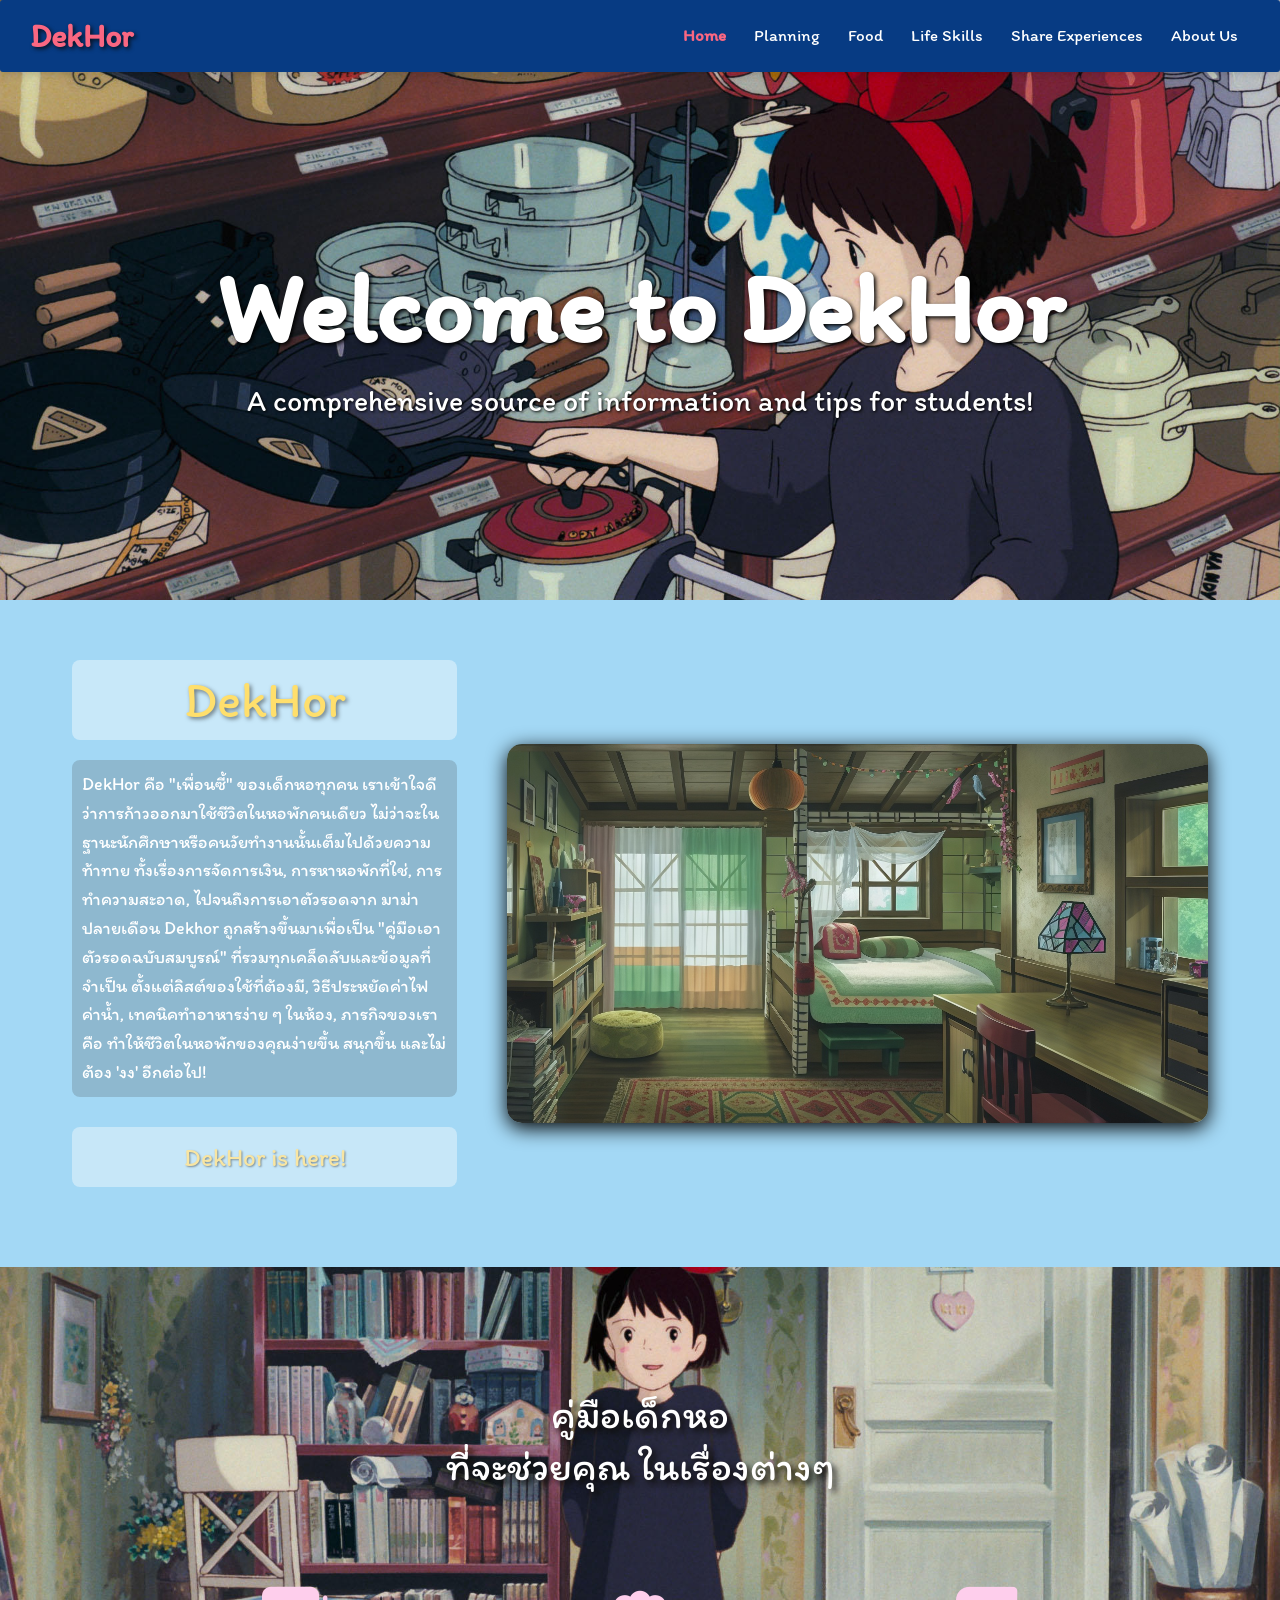
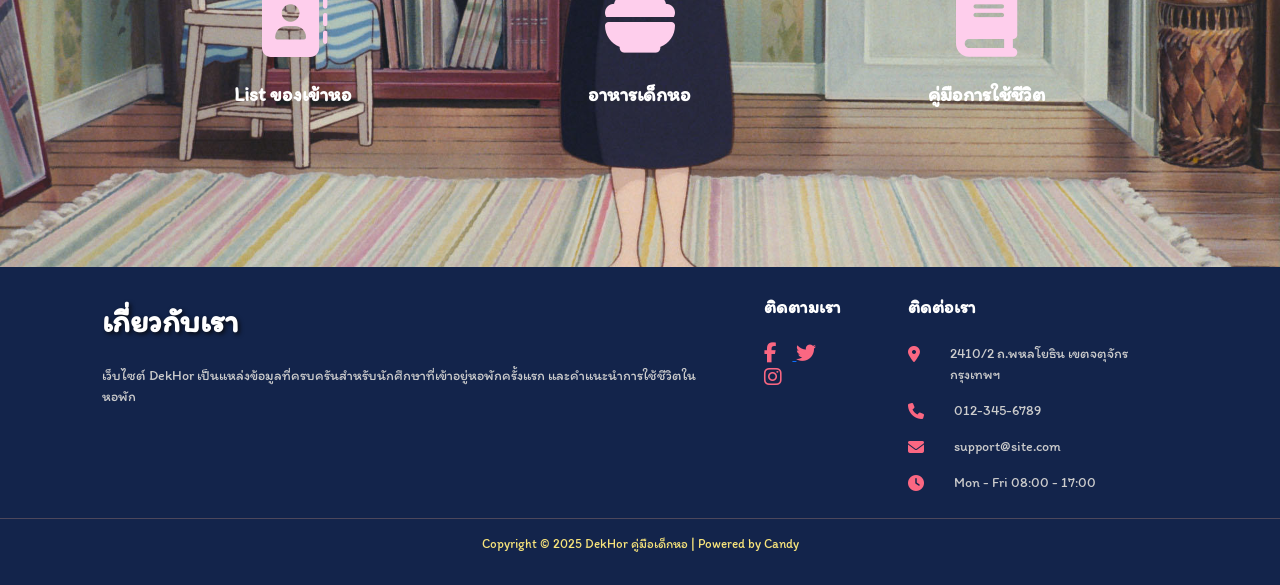
<file: index.html>
<!DOCTYPE html>
<html lang="th">
<head>
    <meta charset="UTF-8">
    <meta name="viewport" content="width=device-width, initial-scale=1.0">
    <title>DekHor-Candy.com</title>
    <link href="https://cdn.jsdelivr.net/npm/bootstrap@5.3.3/dist/css/bootstrap.min.css" rel="stylesheet">
    <script src="js/bootstrap.min.js"></script>
    <link rel="stylesheet" href="index.css">
    <link href="https://fonts.googleapis.com/css2?family=Poppins:wght@400;600;700&display=swap" rel="stylesheet">
    <link rel="stylesheet" href="https://cdnjs.cloudflare.com/ajax/libs/font-awesome/6.5.2/css/all.min.css">
</head>
<body>

<!-- navbar -->
    <header class="main-header">
        <div class="container-fluid nav-wrapper">
             <a href="index.html" class="logo">DekHor</a>
                <nav class="main-nav">
                    <ul>
                        <li><a href="index.html" class="active-link">Home</a></li>
                        <li><a href="Page2S.html">Planning</a></li>
                        <li><a href="page3.html">Food</a></li>
                        <li><a href="Page4.html">Life Skills</a></li> 
                        <li><a href="page5.html">Share Experiences</a></li>
                        <li><a href="page6.html">About Us</a></li>
                    </ul>
                </nav>
        </div>
    </header>

    <!-- boby1  -->
    <section class="hero-background-section">
        <div class="container hero-content-overlay">
            <h1>Welcome to DekHor</h1>
                <p>A comprehensive source of information and tips for students!</p>
        </div>
    </section>
    
     <!-- boby2  -->
    <section class="intro-section blue-bg-light">
        <div class="container content-wrapper">
            <section class="about-section">
                <div class="container about-wrapper">
                    <div class="about-text-side">
                        <h2>DekHor</h2>
                            <p>DekHor คือ "เพื่อนซี้" ของเด็กหอทุกคน เราเข้าใจดีว่าการก้าวออกมาใช้ชีวิตในหอพักคนเดียว 
                                ไม่ว่าจะในฐานะนักศึกษาหรือคนวัยทำงานนั้นเต็มไปด้วยความท้าทาย ทั้งเรื่องการจัดการเงิน, 
                                การหาหอพักที่ใช่, การทำความสะอาด, ไปจนถึงการเอาตัวรอดจาก มาม่าปลายเดือน Dekhor 
                                ถูกสร้างขึ้นมาเพื่อเป็น "คู่มือเอาตัวรอดฉบับสมบูรณ์" ที่รวมทุกเคล็ดลับและข้อมูลที่จำเป็น ตั้งแต่ลิสต์ของใช้ที่ต้องมี,
                                วิธีประหยัดค่าไฟค่าน้ำ, เทคนิคทำอาหารง่าย ๆ ในห้อง, ภารกิจของเราคือ ทำให้ชีวิตในหอพักของคุณง่ายขึ้น สนุกขึ้น และไม่ต้อง 'งง' อีกต่อไป!</p>
                            <p class="final-line">DekHor is here!</p>
                    </div>
                        <div class="home-img " >
                            <img src="photo/gibi13.jpg" alt="">
                        <div>
                </div>
            </section>
        </div>
    </section>

    <!-- boby3  -->
    <section class="hero-background-section1">
        <div class="container hero-content-overla1y">
            <section class="features-section">
                <div class="container">
                     <h2 class="section-title">คู่มือเด็กหอ<br>ที่จะช่วยคุณ ในเรื่องต่างๆ</h2>
                        <div class="features-grid">
                            <a href="Page2S.html"class="feature-link-wrapper">
                            <div class="feature-item">
                                <div class="feature-icon">
                                    <i class="fa-sharp fa-solid fa-address-book"></i>
                                </div>     
                                    <h3>List ของเข้าหอ</h3>
                            </div>
                            </a>

                            <a href="page3.html"class="feature-link-wrapper">
                            <div class="feature-item">
                                <div class="feature-icon">
                                    <i class="fa-solid fa-bowl-food"></i>
                                </div>
                                    <h3>อาหารเด็กหอ</h3>
                            </div>
                            </a>
                            
                            <a href="Page4.html"class="feature-link-wrapper">
                            <div class="feature-item">
                                <div class="feature-icon">
                                    <i class="fa-solid fa-book"></i>
                                </div>
                                    <h3>คู่มือการใช้ชีวิต</h3>
                                
                            </div>
                            </a>

                        </div>
            
                </div>
                
            </section>
        </div> 
    </section>

    <!-- footer -->

        <footer class="main-footer">
        <div class="container footer-wrapper">
            <div class="footer-col col-about">
                <div class="logo footer-logo">เกี่ยวกับเรา</div>
                <p> เว็บไซต์ DekHor เป็นแหล่งข้อมูลที่ครบครันสำหรับนักศึกษาที่เข้าอยู่หอพักครั้งแรก และคำแนะนำการใช้ชีวิตในหอพัก</p>
                
            </div>

            <div class="footer-col col-links">
                <h3>ติดตามเรา</h3>
                <div class="social-icons">
                    <a href="https://www.facebook.com/?stype=lo&flo=1&deoia=1&jlou=AfiCDcsmldm_uPu2U_OIRpetvtC00AKFu7j5s4ymX7mV17ALT87RqpoX0fDr2HabEOqWtWjGeXrFGMCjzXpcMPvGN8PGRbZf633vov9H9UpqcQ&smuh=24713&lh=Ac8H46CS3169xo2KSwk" target="_blank" class="social-link">
                        <i class="fa-brands fa-facebook-f"></i>
                    </a>
                    <a href="https://x.com" target="_blank" class="social-link">
                        <i class="fa-brands fa-twitter"></i>
                    </a>
                    <a href="https://www.instagram.com/accounts/login/?hl=en" target="_blank" class="social-link">
                        <i class="fa-brands fa-instagram"></i>
                    </a>
                </div>
            </div>

            <div class="footer-col col-contact">
                <h3>ติดต่อเรา</h3>
                <div class="contact-item">
                    <i class="fa-solid fa-location-dot"></i>
                    <p>2410/2 ถ.พหลโยธิน เขตจตุจักร กรุงเทพฯ</p>
                </div>
                <div class="contact-item">
                    <i class="fa-solid fa-phone"></i>
                    <p>012-345-6789</p>
                </div>
                <div class="contact-item">
                    <i class="fa-solid fa-envelope"></i>
                    <p>support@site.com</p>
                </div>
                <div class="contact-item">
                    <i class="fa-solid fa-clock"></i>
                    <p>Mon - Fri 08:00 - 17:00</p>
                </div>
            </div>
        </div>
        <div class="copyright">
            <p>Copyright © 2025 DekHor คู่มือเด็กหอ | Powered by Candy</p>
        </div>
    </footer>
    

</body>
</html>
</file>
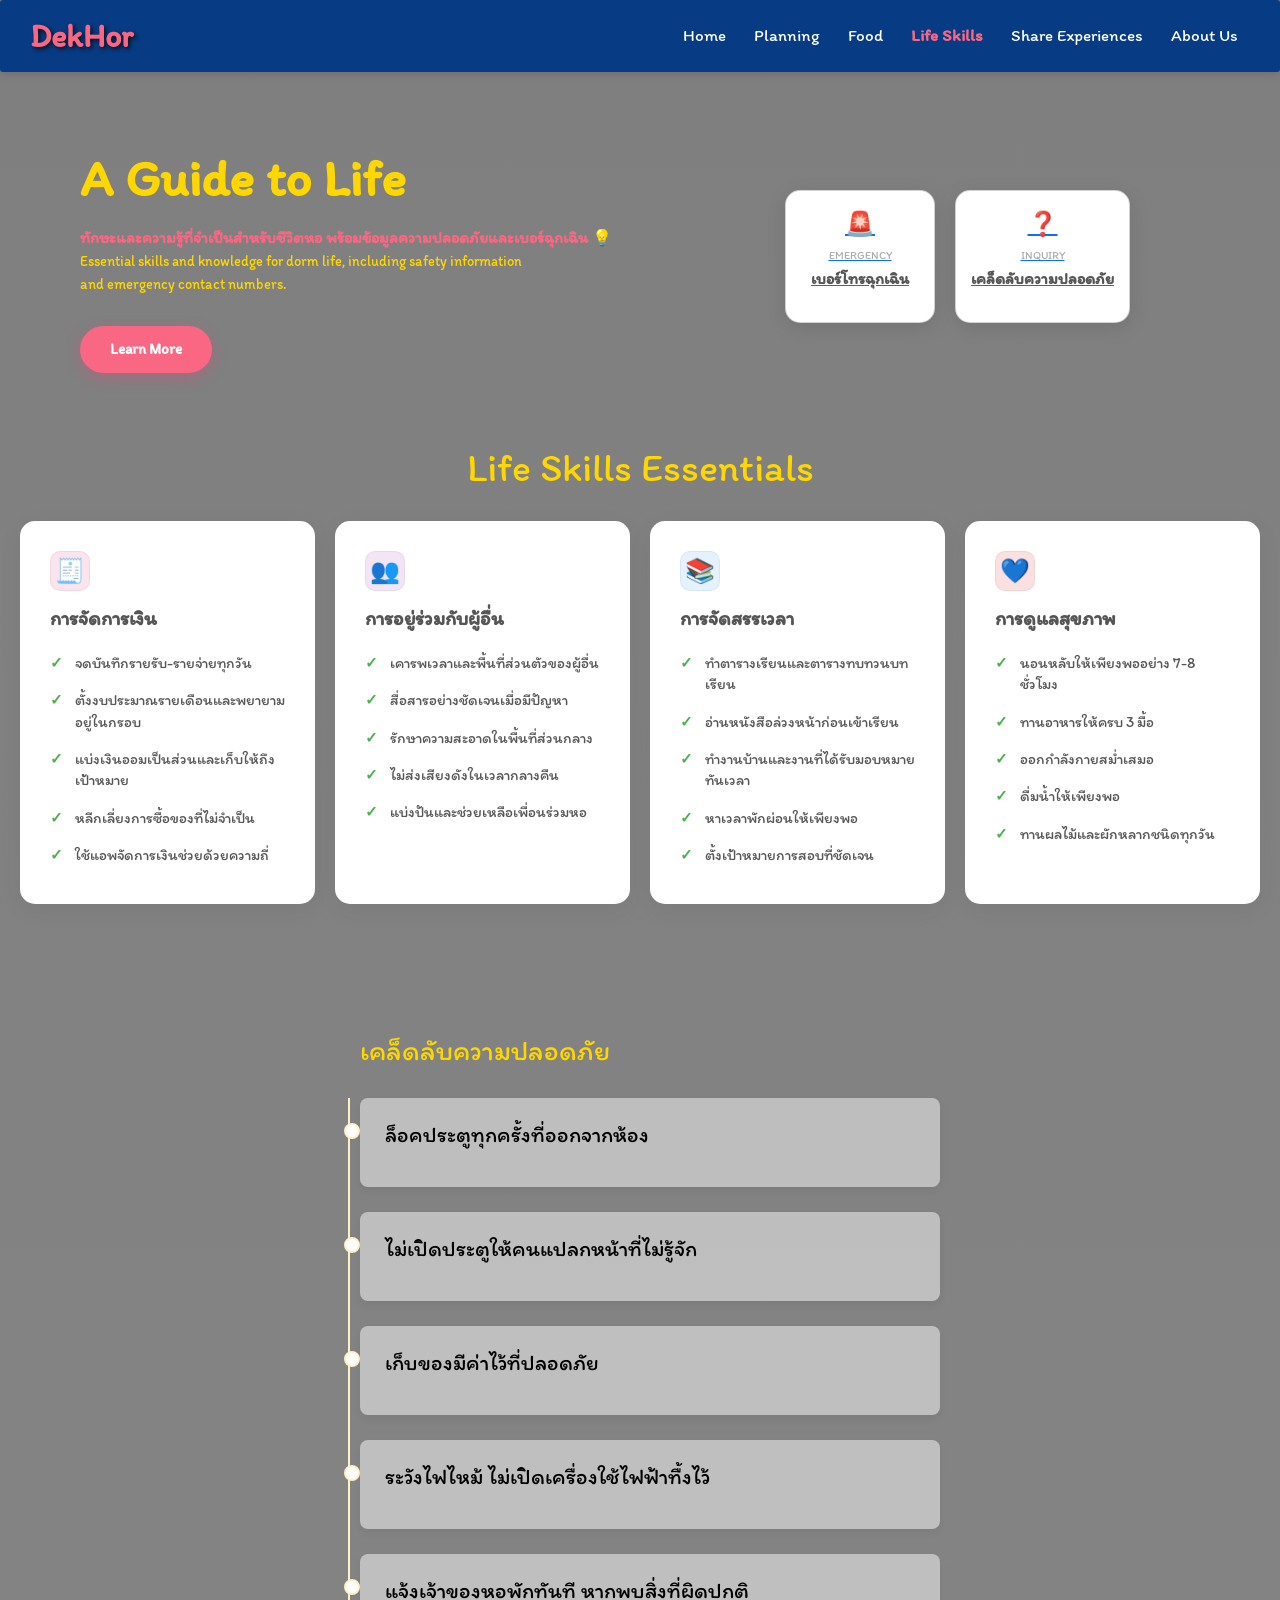
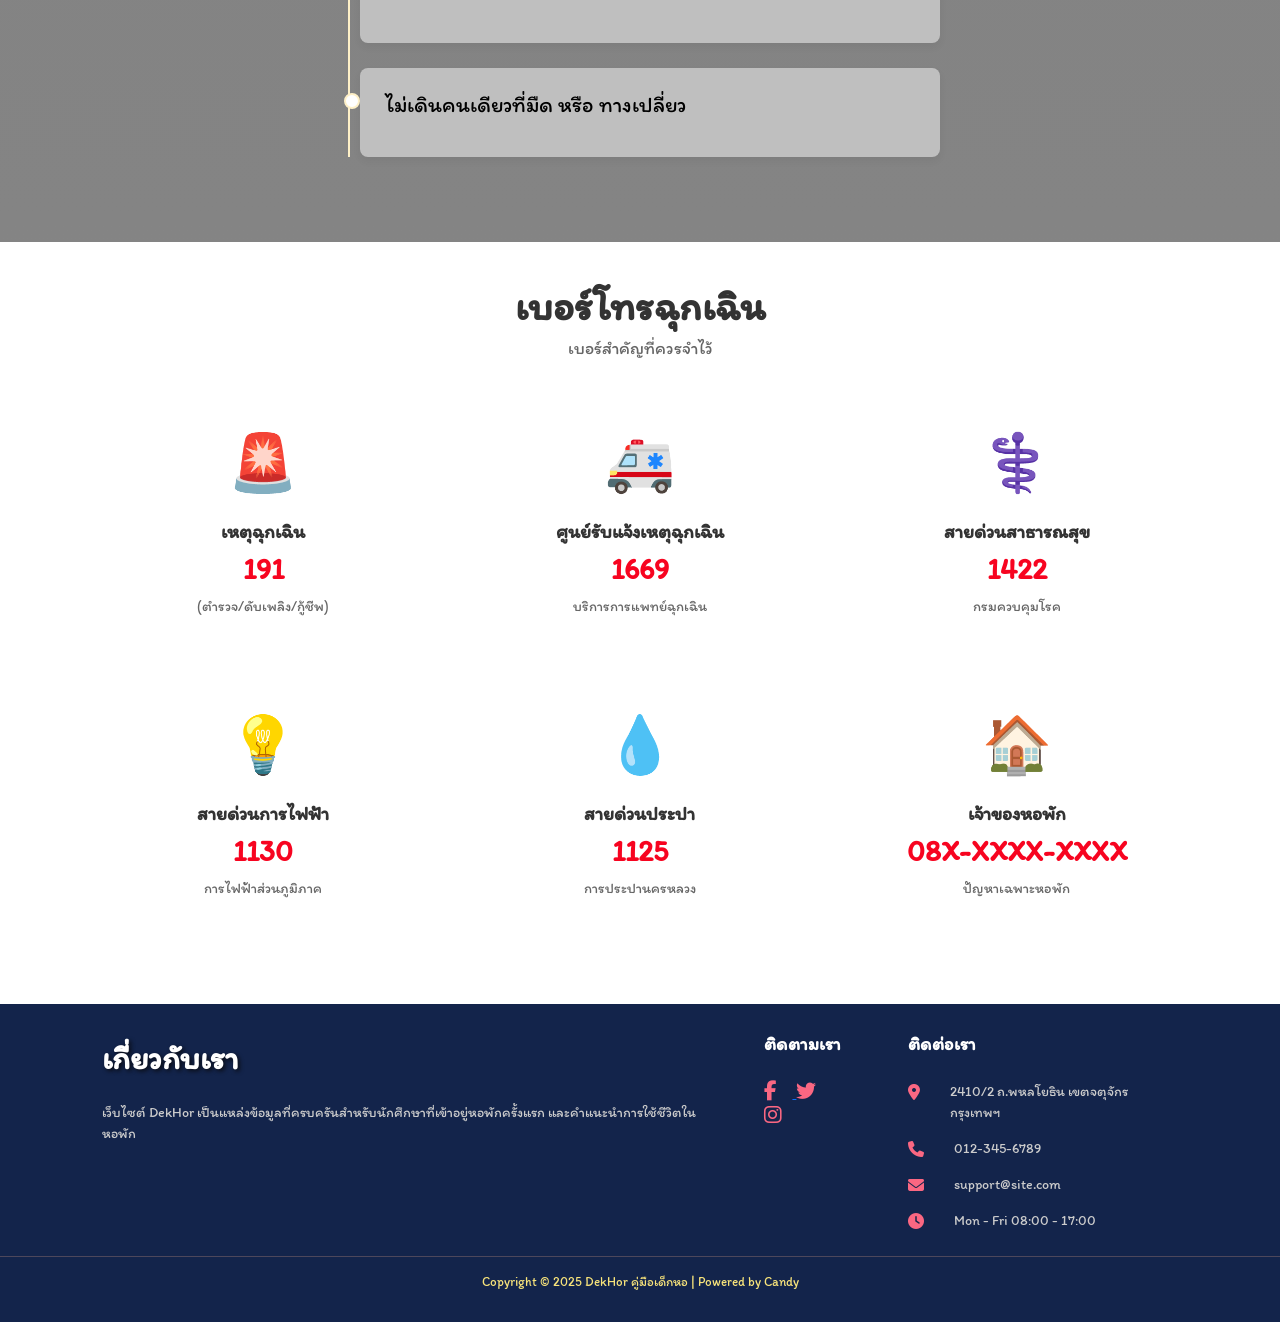
<file: Page4.html>
<!DOCTYPE html>
<html lang="th">
<head>
    <meta charset="UTF-8">
    <meta name="viewport" content="width=device-width, initial-scale=1.0">
    <title>DekHor-Candy.com</title>
    <link href="https://cdn.jsdelivr.net/npm/bootstrap@5.3.3/dist/css/bootstrap.min.css" rel="stylesheet">
    <link href="https://fonts.googleapis.com/css2?family=Poppins:wght@400;600;700&display=swap" rel="stylesheet">
    <link rel="stylesheet" href="Page4.css">
    <link rel="stylesheet" href="https://cdnjs.cloudflare.com/ajax/libs/font-awesome/6.5.2/css/all.min.css">
    
   
</head>
<body>
   <header class="main-header">
        <div class="container-fluid nav-wrapper">
             <a href="index.html" class="logo">DekHor</a>
                <nav class="main-nav">
                    <ul>
                         <li><a href="index.html">Home</a></li>
                        <li><a href="Page2S.html">Planning</a></li>
                        <li><a href="page3.html">Food</a></li>
                        <li><a href="#"class="active-link" >Life Skills</a></li> 
                        <li><a href="page5.html">Share Experiences</a></li>
                        <li><a href="page6.html">About Us</a></li>
                    </ul>
                </nav>
        </div>
    </header>

    <div>
    <main class="hero-section">
        <div class="content-left">
            <p class="tagline"></p>
            <h1>
                A Guide to Life<br>
            </h1>
            <span class="highlight">ทักษะและความรู้ที่จำเป็นสำหรับชีวิตหอ พร้อมข้อมูลความปลอดภัยและเบอร์ฉุกเฉิน</span> 💡
            <p class="description">
                Essential skills and knowledge for dorm life, including safety information and emergency contact numbers.
            </p>
            <div class="cta-buttons">
                <a href="#Learn More" class="btn-primary" id="Learn More">Learn More</a>
            </div>


            <div class="info-cards">
            <a href="#emergency-numbers" class="card-link">
                <div class="card">
                    <p class="card-icon">🚨</p>
                    <p class="card-title">Emergency</p>
                    <p class="card-desc">เบอร์โทรฉุกเฉิน</p>
                </div>
            </a>
            <a href="#safety-tips" class="card-link">
                <div class="card">
                    <p class="card-icon">❓</p>
                    <p class="card-title">Inquiry</p>
                    <p class="card-desc">เคล็ดลับความปลอดภัย</p>
                </div>
            </a>
        </div>
        </div>
    </main>
    </div>

<section id="life-skills">
    <div class="skills-carousel-container">
    <div class="carousel-header">
        <h2>Life Skills Essentials</h2>
    </div>

    <div class="carousel-wrapper"> 
        <div class="carousel-track-container">
            <ul class="carousel-track" id="skillsTrack">

                <li class="card-slide">
                    <div class="skill-card pink-bg">
                        <div class="card-icon-container">
                            <span class="card-icon-emoji">🧾</span> 
                        </div>
                        <h3>การจัดการเงิน</h3>
                        <ul class="skill-list">
                            <li>จดบันทึกรายรับ-รายจ่ายทุกวัน</li>
                            <li>ตั้งงบประมาณรายเดือนและพยายามอยู่ในกรอบ</li>
                            <li>แบ่งเงินออมเป็นส่วนและเก็บให้ถึงเป้าหมาย</li>
                            <li>หลีกเลี่ยงการซื้อของที่ไม่จำเป็น</li>
                            <li>ใช้แอพจัดการเงินช่วยด้วยความถี่</li>
                        </ul>
                    </div>
                </li>

                <li class="card-slide">
                    <div class="skill-card purple-bg">
                        <div class="card-icon-container">
                            <span class="card-icon-emoji">👥</span>
                        </div>
                        <h3>การอยู่ร่วมกับผู้อื่น</h3>
                        <ul class="skill-list">
                            <li>เคารพเวลาและพื้นที่ส่วนตัวของผู้อื่น</li>
                            <li>สื่อสารอย่างชัดเจนเมื่อมีปัญหา</li>
                            <li>รักษาความสะอาดในพื้นที่ส่วนกลาง</li>
                            <li>ไม่ส่งเสียงดังในเวลากลางคืน</li>
                            <li>แบ่งปันและช่วยเหลือเพื่อนร่วมหอ</li>
                        </ul>
                    </div>
                </li>

                <li class="card-slide">
                    <div class="skill-card blue-bg">
                        <div class="card-icon-container">
                            <span class="card-icon-emoji">📚</span>
                        </div>
                        <h3>การจัดสรรเวลา</h3>
                        <ul class="skill-list">
                            <li>ทำตารางเรียนและตารางทบทวนบทเรียน</li>
                            <li>อ่านหนังสือล่วงหน้าก่อนเข้าเรียน</li>
                            <li>ทำงานบ้านและงานที่ได้รับมอบหมายทันเวลา</li>
                            <li>หาเวลาพักผ่อนให้เพียงพอ</li>
                            <li>ตั้งเป้าหมายการสอบที่ชัดเจน</li>
                        </ul>
                    </div>
                </li>

                <li class="card-slide">
                    <div class="skill-card heart-bg">
                        <div class="card-icon-container">
                            <span class="card-icon-emoji">💙</span>
                        </div>
                        <h3>การดูแลสุขภาพ</h3>
                        <ul class="skill-list">
                            <li>นอนหลับให้เพียงพออย่าง 7-8 ชั่วโมง</li>
                            <li>ทานอาหารให้ครบ 3 มื้อ</li>
                            <li>ออกกำลังกายสม่ำเสมอ</li>
                            <li>ดื่มน้ำให้เพียงพอ</li>
                            <li>ทานผลไม้และผักหลากชนิดทุกวัน</li>
                        </ul>
                    </div>
                </li>
            </ul>
        </div>
    </div>
</section>
<section class="skill-dream-section" id="safety-tips">
    <div class="container-Page4">
        <div class="skill-dream-grid">
            <div class="timeline-column skill-column">
                <h2 class="column-title">เคล็ดลับความปลอดภัย</h2>
                <div class="timeline">
                    <div class="timeline-item">
                       
                        <p>ล็อคประตูทุกครั้งที่ออกจากห้อง</p>
                    </div>
                    <div class="timeline-item">
                        
                        <p>ไม่เปิดประตูให้คนแปลกหน้าที่ไม่รู้จัก</p>
                    </div>
                    <div class="timeline-item">
                         
                        <p>เก็บของมีค่าไว้ที่ปลอดภัย</p>
                    </div>
                    <div class="timeline-item">
                        
                        <p>ระวังไฟไหม้ ไม่เปิดเครื่องใช้ไฟฟ้าทื้งไว้</p>
                    </div>
                    <div class="timeline-item">
                        
                        <p>แจ้งเจ้าของหอพักทันที หากพบสิ่งที่ผิดปกติ</p>
                    </div>
                    <div class="timeline-item">
                        
                        <p>ไม่เดินคนเดียวที่มืด หรือ ทางเปลี่ยว</p>
                    </div>
                </div>
            </div>
            </div>
            
        </div>
    </div>
</section>
<div class="contact-page-container" id="emergency-numbers">
    <h2 class="section-headline">เบอร์โทรฉุกเฉิน</h2>
     <p class="section-subtext">เบอร์สำคัญที่ควรจำไว้</p>
    <div class="three-column-grid">
        
        
        <div class="contact-box">
            <span class="box-icon">🚨</span>
            <h3 class="box-title">เหตุฉุกเฉิน</h3>
            <p class="box-detail-number">191</p>
            <p class="box-description">(ตำรวจ/ดับเพลิง/กู้ชีพ)</p>
        </div>

        <div class="contact-box">
            <span class="box-icon">🚑</span>
            <h3 class="box-title">ศูนย์รับแจ้งเหตุฉุกเฉิน</h3>
            <p class="box-detail-number">1669</p>
            <p class="box-description">บริการการแพทย์ฉุกเฉิน</p>
        </div>
        
        <div class="contact-box">
            <span class="box-icon">⚕️</span>
            <h3 class="box-title">สายด่วนสาธารณสุข</h3>
            <p class="box-detail-number">1422</p>
            <p class="box-description">กรมควบคุมโรค</p>
        </div>

        <div class="contact-box">
            <span class="box-icon">💡</span>
            <h3 class="box-title">สายด่วนการไฟฟ้า</h3>
            <p class="box-detail-number">1130</p>
            <p class="box-description">การไฟฟ้าส่วนภูมิภาค</p>
        </div>

        <div class="contact-box">
            <span class="box-icon">💧</span>
            <h3 class="box-title">สายด่วนประปา</h3>
            <p class="box-detail-number">1125</p>
            <p class="box-description">การประปานครหลวง</p>
        </div>
        
        <div class="contact-box">
            <span class="box-icon">🏠</span>
            <h3 class="box-title">เจ้าของหอพัก</h3>
            <p class="box-detail-number">08X-XXXX-XXXX</p>
            <p class="box-description">ปัญหาเฉพาะหอพัก</p>
        </div>

        <div class="contact-box-filler"></div>
        <div class="contact-box-filler"></div>
        
    </div>
</div>

          <!-- footer -->

        <footer class="main-footer">
        <div class="container footer-wrapper">
            <div class="footer-col col-about">
                <div class="logo footer-logo">เกี่ยวกับเรา</div>
                <p> เว็บไซต์ DekHor เป็นแหล่งข้อมูลที่ครบครันสำหรับนักศึกษาที่เข้าอยู่หอพักครั้งแรก และคำแนะนำการใช้ชีวิตในหอพัก</p>
                
            </div>

            <div class="footer-col col-links">
                <h3>ติดตามเรา</h3>
                <div class="social-icons">
                    <a href="https://www.facebook.com/?stype=lo&flo=1&deoia=1&jlou=AfiCDcsmldm_uPu2U_OIRpetvtC00AKFu7j5s4ymX7mV17ALT87RqpoX0fDr2HabEOqWtWjGeXrFGMCjzXpcMPvGN8PGRbZf633vov9H9UpqcQ&smuh=24713&lh=Ac8H46CS3169xo2KSwk" target="_blank" class="social-link">
                        <i class="fa-brands fa-facebook-f"></i>
                    </a>
                    <a href="https://x.com" target="_blank" class="social-link">
                        <i class="fa-brands fa-twitter"></i>
                    </a>
                    <a href="https://www.instagram.com/accounts/login/?hl=en" target="_blank" class="social-link">
                        <i class="fa-brands fa-instagram"></i>
                    </a>
                </div>
            </div>

            <div class="footer-col col-contact">
                <h3>ติดต่อเรา</h3>
                <div class="contact-item">
                    <i class="fa-solid fa-location-dot"></i>
                    <p>2410/2 ถ.พหลโยธิน เขตจตุจักร กรุงเทพฯ</p>
                </div>
                <div class="contact-item">
                    <i class="fa-solid fa-phone"></i>
                    <p>012-345-6789</p>
                </div>
                <div class="contact-item">
                    <i class="fa-solid fa-envelope"></i>
                    <p>support@site.com</p>
                </div>
                <div class="contact-item">
                    <i class="fa-solid fa-clock"></i>
                    <p>Mon - Fri 08:00 - 17:00</p>
                </div>
            </div>
        </div>
        <div class="copyright">
            <p>Copyright © 2025 DekHor คู่มือเด็กหอ | Powered by Candy</p>
        </div>
    </footer>
</file>
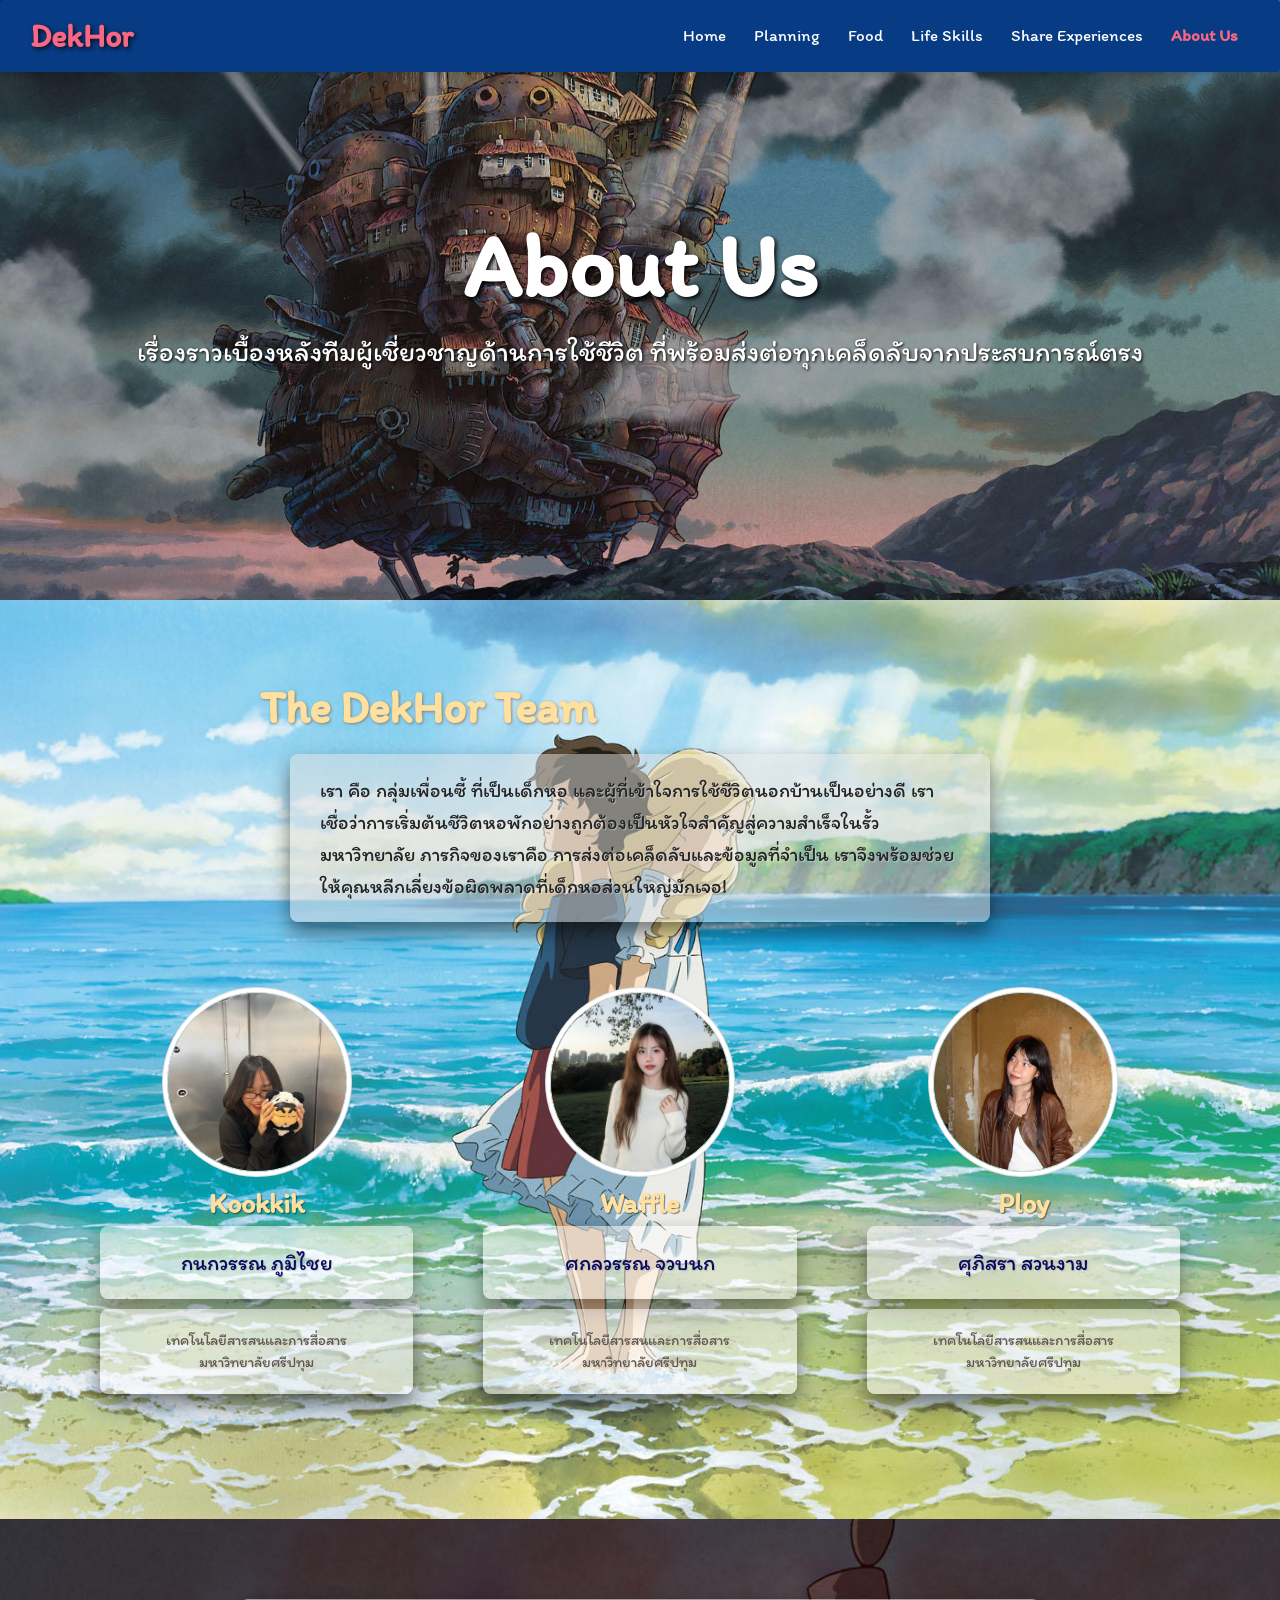
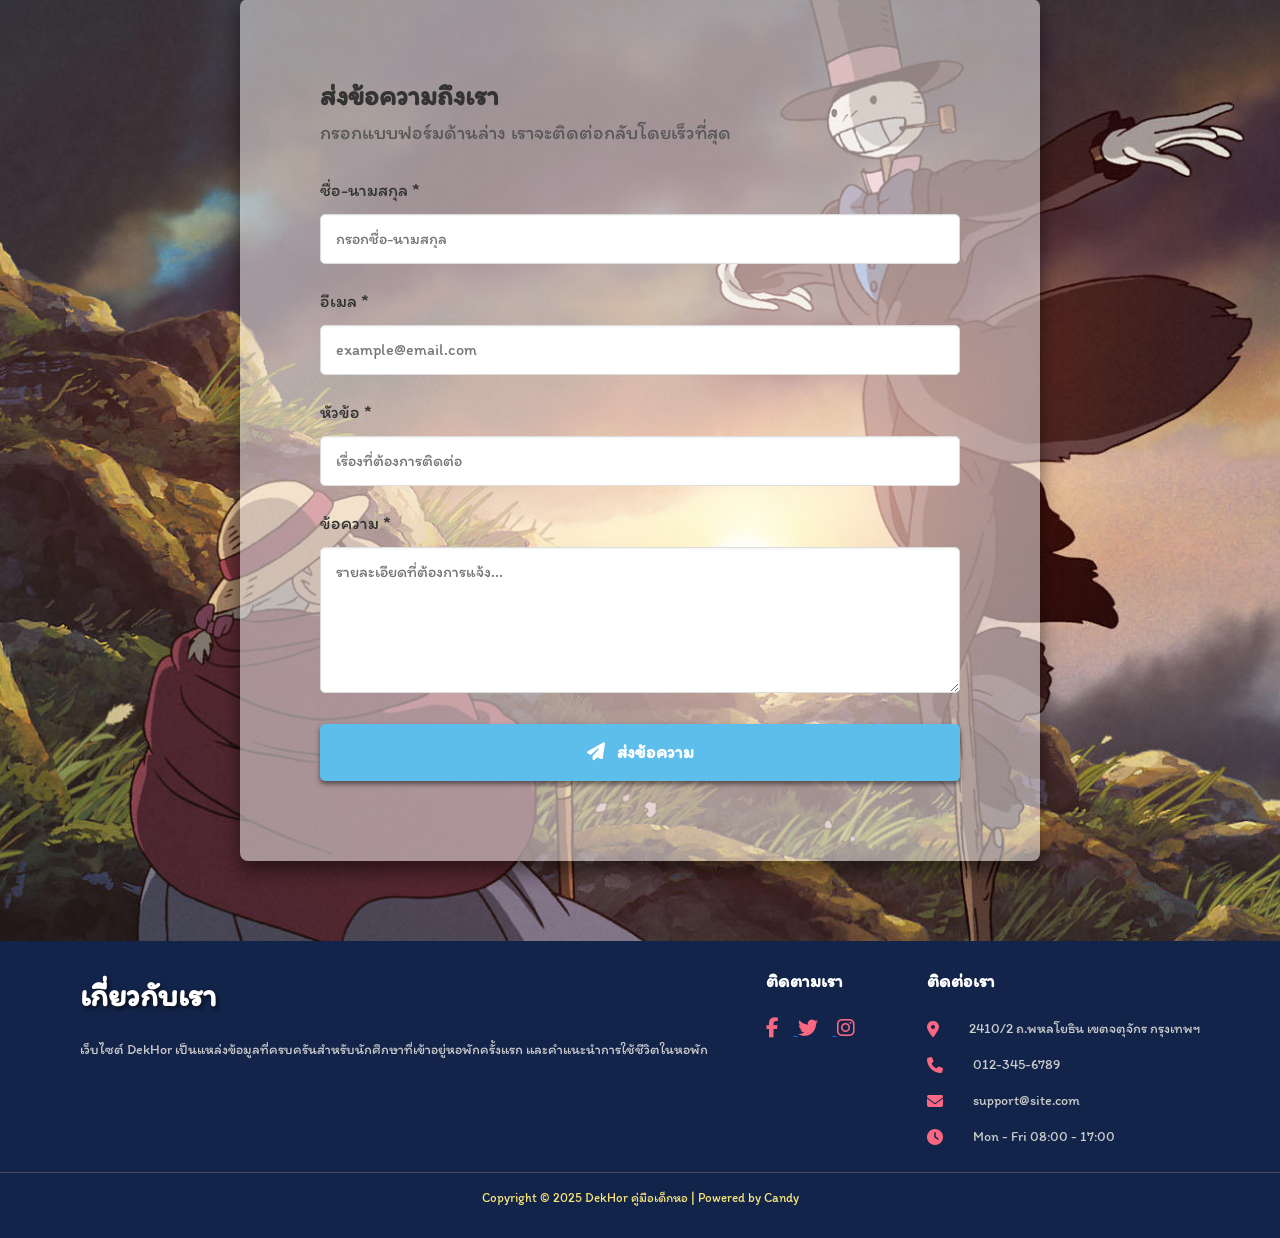
<file: page6.html>
<!DOCTYPE html>
<html lang="th">
<head>
    <meta charset="UTF-8">
    <meta name="viewport" content="width=device-width, initial-scale=1.0">
    <title>DekHor-Candy.com</title>
    <link href="https://cdn.jsdelivr.net/npm/bootstrap@5.3.3/dist/css/bootstrap.min.css" rel="stylesheet">
    <script src="js/bootstrap.min.js"></script>
    <link rel="stylesheet" href="page6.css">
    <link href="https://fonts.googleapis.com/css2?family=Poppins:wght@400;600;700&display=swap" rel="stylesheet">
    <link rel="stylesheet" href="https://cdnjs.cloudflare.com/ajax/libs/font-awesome/6.5.2/css/all.min.css">
</head>
<body>

<!-- navbar -->
    <header class="main-header">
        <div class="container-fluid nav-wrapper">
             <a href="index.html" class="logo">DekHor</a>
                <nav class="main-nav">
                    <ul>
                        <li><a href="index.html">Home</a></li>
                        <li><a href="Page2S.html">Planning</a></li>
                        <li><a href="page3.html">Food</a></li>
                        <li><a href="Page4.html">Life Skills</a></li> 
                        <li><a href="page5.html">Share Experiences</a></li>
                        <li><a href="page6.html" class="active-link">About Us</a></li>
                    </ul>
                </nav>
        </div>
    </header>


    <!-- boby1  -->
    <section class="hero1-background-section">
        <div class="container hero-content-overlay">
            <h1>About Us</h1>
                <p>เรื่องราวเบื้องหลังทีมผู้เชี่ยวชาญด้านการใช้ชีวิต ที่พร้อมส่งต่อทุกเคล็ดลับจากประสบการณ์ตรง</p>
        </div>
    </section>


     <!-- boby3  -->
      <section class="hero3-background-section">
        <div class="container hero-content-overla1y">
            <section class="team-section">
    <div class="container team-header">
        <h2 class="section-title">The DekHor Team</h2>
        
        <p class="summary-text">
            เรา คือ กลุ่มเพื่อนซี้ ที่เป็นเด็กหอ และผู้ที่เข้าใจการใช้ชีวิตนอกบ้านเป็นอย่างดี เราเชื่อว่าการเริ่มต้นชีวิตหอพักอย่างถูกต้องเป็นหัวใจสำคัญสู่ความสำเร็จในรั้วมหาวิทยาลัย
            ภารกิจของเราคือ การส่งต่อเคล็ดลับและข้อมูลที่จำเป็น เราจึงพร้อมช่วยให้คุณหลีกเลี่ยงข้อผิดพลาดที่เด็กหอส่วนใหญ่มักเจอ!
        </p>
        
        
    </div>

    <div class="container team-grid">
        
        <div class="team-member">
            <div class="member-photo">
                <img src="photo/kik.png" alt="รูปกิ็ก">
            </div>
            <h3>Kookkik</h3>
            <p class="title">กนกวรรณ ภูมิไชย</p>
            <p class="joined">เทคโนโลยีสารสนและการสื่อสาร <br>มหาวิทยาลัยศรีปทุม</p>
            
        </div>

        <div class="team-member">
            <div class="member-photo">
                <img src="photo/fle.png" alt="รูปเฟิล">
            </div>
            <h3>Waffle</h3>
            <p class="title">ศกลวรรณ จวบนก</p>
            <p class="joined">เทคโนโลยีสารสนและการสื่อสาร <br>มหาวิทยาลัยศรีปทุม</p>
            
        </div>

        <div class="team-member">
            <div class="member-photo">
                <img src="photo/ploy.png.jpg" alt="รูปพลอย">
            </div>
            <h3>Ploy</h3>
            <p class="title">ศุภิสรา สวนงาม</p>
            <p class="joined">เทคโนโลยีสารสนและการสื่อสาร<br>มหาวิทยาลัยศรีปทุม</p>
            
        </div>

    </div>
</section>
        </div>
        
    </section>




    <section class="hero2-background-section">
        <div class="container hero-content-overlay">
            <section class="contact-section">
    <div class="container contact-form-wrapper">
    <!-- ส่งข้อมูล -->

     <script>
        
        function submitForm(event) {
            event.preventDefault();

            const name = document.getElementById("name").value;
            const email = document.getElementById("email").value;
            const subject = document.getElementById("subject").value; // ดึงข้อมูลหัวข้อ
            const message = document.getElementById("message").value; // ดึงข้อมูลข้อความ

            // แทนที่การจัดเก็บ LocalStorage ด้วยการแจ้งเตือน
            alert("✨ ขอบคุณสำหรับข้อความ! เราจะติดต่อกลับโดยเร็วที่สุด");
            document.querySelector('.contact-form').reset();
        }


    </script>
</body>
</html>
        
        <h2 class="form-title">ส่งข้อความถึงเรา</h2>
        <p class="form-subtitle">กรอกแบบฟอร์มด้านล่าง เราจะติดต่อกลับโดยเร็วที่สุด</p>
<!-- ///// -->
        <form action="/submit-form" method="POST" class="contact-form" onsubmit="submitForm(event)">
            
            <div class="form-group">
                <label for="name">ชื่อ-นามสกุล *</label>
                <input type="text" id="name" name="name" placeholder="กรอกชื่อ-นามสกุล" required>
            </div>

            <div class="form-group">
                <label for="email">อีเมล *</label>
                <input type="email" id="email" name="email" placeholder="example@email.com" required>
            </div>

            <div class="form-group">
                <label for="subject">หัวข้อ *</label>
                <input type="text" id="subject" name="subject" placeholder="เรื่องที่ต้องการติดต่อ" required>
            </div>

            <div class="form-group">
                <label for="message">ข้อความ *</label>
                <textarea id="message" name="message" rows="5" placeholder="รายละเอียดที่ต้องการแจ้ง..." required></textarea>
            </div>

            <button type="submit" class="btn-submit">
                <i class="fa-solid fa-paper-plane"></i> ส่งข้อความ
            </button>
        </form>

    </div>
</section>

        </div>
    </section>

   
     <!-- footer -->

        <footer class="main-footer">
        <div class="container footer-wrapper">
            <div class="footer-col col-about">
                <div class="logo footer-logo">เกี่ยวกับเรา</div>
                <p> เว็บไซต์ DekHor เป็นแหล่งข้อมูลที่ครบครันสำหรับนักศึกษาที่เข้าอยู่หอพักครั้งแรก และคำแนะนำการใช้ชีวิตในหอพัก</p>
                
            </div>

            <div class="footer-col col-links">
                <h3>ติดตามเรา</h3>
                <div class="social-icons">
                    <a href="https://www.facebook.com/?stype=lo&flo=1&deoia=1&jlou=AfiCDcsmldm_uPu2U_OIRpetvtC00AKFu7j5s4ymX7mV17ALT87RqpoX0fDr2HabEOqWtWjGeXrFGMCjzXpcMPvGN8PGRbZf633vov9H9UpqcQ&smuh=24713&lh=Ac8H46CS3169xo2KSwk" target="_blank" class="social-link">
                        <i class="fa-brands fa-facebook-f"></i>
                    </a>
                    <a href="https://x.com" target="_blank" class="social-link">
                        <i class="fa-brands fa-twitter"></i>
                    </a>
                    <a href="https://www.instagram.com/accounts/login/?hl=en" target="_blank" class="social-link">
                        <i class="fa-brands fa-instagram"></i>
                    </a>
                </div>
            </div>

            <div class="footer-col col-contact">
                <h3>ติดต่อเรา</h3>
                <div class="contact-item">
                    <i class="fa-solid fa-location-dot"></i>
                    <p>2410/2 ถ.พหลโยธิน เขตจตุจักร กรุงเทพฯ</p>
                </div>
                <div class="contact-item">
                    <i class="fa-solid fa-phone"></i>
                    <p>012-345-6789</p>
                </div>
                <div class="contact-item">
                    <i class="fa-solid fa-envelope"></i>
                    <p>support@site.com</p>
                </div>
                <div class="contact-item">
                    <i class="fa-solid fa-clock"></i>
                    <p>Mon - Fri 08:00 - 17:00</p>
                </div>
            </div>
        </div>
        <div class="copyright">
            <p>Copyright © 2025 DekHor คู่มือเด็กหอ | Powered by Candy</p>
        </div>
    </footer>


    </body>
</html>
</file>
<file: index.css>
@import url('https://fonts.googleapis.com/css2?family=Itim&display=swap');
*{
    font-family: "Itim", cursive;
    font-style: normal;
}

*{
    box-sizing: border-box; 
    margin: 0;
    padding: 0;
    font-family: "Itim", cursive; /* ใช้ font-family ที่นี่ */
    font-style: normal;
}
html, body {
    width: 100%;
    overflow-x: hidden; /* ป้องกันการเกิด Scrollbar แนวนอน */
    margin: 0;
    padding: 0;
}




/* --- Root Variables (สีหลักๆ) --- */
:root {
    --primary-color: #fa6782; 
    --text-menu: #ffffff; 
    --bg-page: #BFDDEE; 
    --hover-bg: #FDEEEB; 
    --text-color: #FFFFFF;
    --headline-color: #FFFFFF;
     --footer-bg: #13244b; 
    
}

/* --- Navigation Bar Layout --- */
.main-header {
    padding: 12px 0;
    background-color: rgb(7, 59, 131); 
    box-shadow: 0 2px 8px rgba(0, 0, 0, 0.15); 
    border-radius: 3px;
    position: fixed; 
    top: 0;       /* ยึดติดกับขอบด้านบนของหน้าจอ */
    width: 100%;  /* ทำให้ Navbar กว้างเต็มจอเสมอ */
    z-index: 1000;
}

.nav-wrapper {
    display: flex;
    justify-content: space-between; 
    align-items: center; 
    width: 100%;
    max-width: 1400px; 
    margin: 0 auto; 
    padding: 0 30px;
    flex-wrap: wrap;
    gap: 10px;
}

/* --- Logo Style --- */
.logo {
    font-size: 32px;
    font-weight: 700;
    text-shadow: 2px 2px 4px rgba(9, 8, 7, 0.8);
    color: var(--primary-color);
    text-decoration: none;
    white-space: nowrap;
}

/* --- Menu Links Style --- */
.main-nav {
    display: flex;
    align-items: center;
}

.main-nav ul {
    list-style: none;
    display: flex;
    flex-wrap: wrap;
    align-items: center;
    justify-content: center;
    padding: 0;
    margin: 0;
    gap: 4px;
}

.main-nav ul li {
    margin: 0;
}

.main-nav ul li a {
    text-decoration: none;
    font-size: 17px; 
    font-weight: 500;
    color: var(--text-menu); 
    padding: 8px 12px; 
    transition: background-color 0.3s, color 0.3s, border-radius 0.3s;
    display: block; 
    border-radius: 5px;
    white-space: nowrap;
}

/* Style สำหรับลิงก์ที่ถูกเลือกอยู่ (Home) */
.main-nav ul li .active-link {
    color: var(--primary-color); 
    font-weight: 600;
}

.main-nav ul li a:hover:not(.active-link) {
    background-color: var(--hover-bg); 
    color: var(--primary-color);
}



/* รูปพื้นหลัง */
.hero-background-section {
    width: 100%; 
    min-height: 600px;
    padding-top: 80px;
    background-image: url('photo/gibi7.jpg'); 
    background-size: cover; 
    background-position: center center; 
    background-repeat: no-repeat; 
    position: relative; 
    display: flex; 
    align-items: center; 
    justify-content: center; 
    text-align: center;
    color: white; 
    flex-direction: column;
}
.hero-content-overlay {
    position: relative;
    z-index: 2; 
}
.hero-background-section h1 {
    font-size: 100px;
    font-weight: 800;
    margin-bottom: 10px;
    text-shadow: 2px 2px 4px rgba(0,0,0,1.5); 
}
.hero-background-section p {
    font-size: 30px;
    margin: 10px;
    text-shadow: 1px 1px 3px rgba(0,0,0,1);
}

/* รูปพื้นหลัง2 */
.intro-section.blue-bg-light{
    background-color: #A3D8F5;
    padding-bottom: 0; 
    margin-bottom: 0;
    margin-top: 0; 
    padding: 40px 0;
    width: 100%;
}
.content-wrapper {
    display: flex; 
    align-items: center; 
    gap: 60px; 
    max-width: 1200px; 
    margin: 0 auto;
}
.intro-section.blue-bg-light {
    background-color: #A3D8F5;
    padding-top: 60px; 
    padding-bottom: 60px; 
    width: 100%;
    margin-top: 0; 
    margin-bottom: 0;
}

/* --- B. About Wrapper (Flex Container หลัก) --- */
.about-wrapper {
    display: flex; 
    align-items: center; 
    gap: 50px; 
    max-width: 1200px;
    margin: 0 auto;
    padding: 0 20px;
}

/* --- C. คอลัมน์ข้อความ (ซ้าย) --- */
.about-text-side {
    flex-basis: 55%; 
    max-width: 55%; 
    min-width: 300px; 
    padding: 0;
    margin: 0;
}

/* --- D. คอลัมน์รูปภาพ (ขวา) --- */
.about-image-side {
    flex-basis: 45%; 
    max-width: 45%; 
    display: flex;
    justify-content: center; 
    align-items: center;
    padding: 0;
    margin: 0;
}

/* --- E. สไตล์สำหรับตัวรูปภาพ (การปรับขนาดและขอบมน) --- */
.home-img {
    width: 100%; 
    height: auto;
}

.home-img img {
    width: 100%; 
    height: auto; 
    display: block;
    border-radius: 15px; 
    box-shadow: 0 5px 20px rgba(0, 0, 0, 1.5); 
}

/* --- F. สไตล์สำหรับหัวข้อและข้อความ --- */
.about-text-side h2 {
    font-size: 50px; 
    font-weight: 10%;
    text-shadow: 2px 2px 4px rgba(14, 12, 9, 0.5);
    color: #ffdf6c; 
    margin-bottom: 20px;
    text-align: center;
    margin-top: 0; 
    background-color: rgba(255, 255, 255, 0.4); 
    
    padding: 10px 10px; 
    border-radius: 8px; 
    /* จำกัดความกว้างของกล่องเพื่อให้ดูสวยงาม */
    max-width: 700px; 
    margin-left: auto; 
    margin-right: auto; 
    
}

.about-text-side p {
    color: #FFFFFF;
    font-size: 18px;
    line-height: 1.7;
    margin-top: 0;
    margin-bottom: 20px;
    line-height: 1.6;
    background-color: rgba(55, 55, 55, 0.2); 
    
    padding: 10px 10px; 
    border-radius: 8px; 
    max-width: 700px; /* ปรับค่าตามความเหมาะสม */
    margin-left: auto; /* จัดให้อยู่กึ่งกลาง */
    margin-right: auto; /* จัดให้อยู่กึ่งกลาง */
}
.about-text-side .final-line {
    margin-top: 30px;
    font-size: 25px;
    font-weight: 20px;
    color: #f8e5a2;  
    text-shadow: 1px 1px 2px rgba(0, 0, 0, 0.4);
    text-align: center;
    background-color: rgba(253, 253, 253, 0.4); 
    
    padding: 10px 10px; 
    border-radius: 8px; 
    max-width: 700px; /* ปรับค่าตามความเหมาะสม */
    margin-left: auto; /* จัดให้อยู่กึ่งกลาง */
    margin-right: auto; /* จัดให้อยู่กึ่งกลาง */
}

/* รูปพื้นหลัง3 */
.hero-background-section1 {
    width: 100%; 
    min-height: 600px; 
    background-image: url('photo/gibi12.jpg'); 
    background-size: cover; 
    background-position: center center; 
    background-repeat: no-repeat; 
    position: relative; 
    display: flex; 
    align-items: center; 
    justify-content: center; 
    
}

/* --- ROOT VARIABLES (ถ้ายังไม่ได้กำหนด) --- */
:root {
    --green-bg-light: #E8F4E8; 
   
    --text-dark-green: #ffffff; 
    --text-color: rgb(255, 218, 115) ;
}

/* --- FEATURES SECTION --- */
.features-section {
    
    padding: 80px 30px; 
    text-align: center;
}

/* หัวข้อใหญ่ */
.section-title {
    font-size: 40px;
    font-weight: 500;
    color: var(--text-dark-green);
    margin-bottom: 60px; 
    line-height: 1.3;
    text-shadow: 4px 4px 6px rgba(14, 12, 9, 1.5);
}
.section-title br {
    display: block; /* ทำให้ <br> ขึ้นบรรทัดใหม่ */
}

/* Grid ของ Feature Items */
.features-grid {
    display: grid; 
    grid-template-columns: repeat(auto-fit, minmax(280px, 1fr)); /* 3 คอลัมน์ บนจอใหญ่ */
    gap: 40px; 
    max-width: 1000px; 
    margin: 0 auto; 
}

/* แต่ละ Feature Item */
.feature-item {
    background-color: transparent; /* ไม่มีพื้นหลัง */
    padding: 30px 20px;
    border-radius: 10px;
    text-align: center;
    transition: transform 0.3s ease; 
}
.feature-item:hover {
    transform: translateY(-5px); 
}

/* Icon */
.feature-icon {
    font-size: 70px; 
    margin-bottom: 20px;
    display: flex;
    justify-content: center; 
    align-items: center; 
    
    width: 80px; 
    height: 80px;
    border-radius: 50%; 
    margin-left: auto; 
    margin-right: auto; 
    
    /* เปลี่ยนสี Icon ภายในวงกลมให้เป็นสีขาว */
    color: rgb(254, 206, 236);
}
/* ตรวจสอบลิงก์ที่หุ้มข้อความทั้งหมด */
.feature-link-wrapper {
    text-decoration: none; /* ลบเส้นใต้ของลิงก์ */
    
}

/* หัวข้อเล็กของ Feature */
.feature-item h3 {
    font-size: 20px;
    font-weight: 600;
    color: var(--text-dark-green);
    margin-bottom: 10px;
    /* text-shadow: 4px 4px 6px rgba(14, 12, 9, 1); */
    
}

/* คำอธิบายของ Feature */
.feature-item p {
    font-size: 16px;
    color: var(--text-light); /* สีเทาเข้ม */
    line-height: 1.6;
}

/* Media Queries สำหรับ Responsive (ปรับเมื่อหน้าจอเล็ก) */
@media (max-width: 768px) {
    .section-title {
        font-size: 32px;
    }
    .features-grid {
        grid-template-columns: repeat(auto-fit, minmax(250px, 1fr)); /* 2 คอลัมน์บนจอเล็ก */
        gap: 30px;
    }
}

@media (max-width: 480px) {
    .section-title {
        font-size: 28px;
    }
    .features-grid {
        grid-template-columns: 1fr; /* 1 คอลัมน์บนมือถือ */
    }
}



/*  FOOTER */
.main-footer {
    background-color: var(--footer-bg);
    color: white;
    padding-top: 30px;  
}

.footer-wrapper {
    display: flex;
    justify-content: space-between;
    gap: 40px;
    padding-bottom: 10px;
}

.footer-logo {
    color: white;
    margin-bottom: 20px;
    margin-left: 20px;
}

.col-about p {
    font-size: 14px;
    color: #ccc;
    margin-bottom: 20px;
    margin-left: 20px;
}

.social-icons i {
    font-size: 20px;
    margin-right: 15px;
    color: var(--primary-color);
    cursor: pointer;
    transition: color 0.3s;
}

.footer-col h3 {
    font-size: 18px;
    margin-bottom: 25px;
    color: white;
    font-weight: 600;
    
}

.col-links ul {
    list-style: none;
    
}

.col-links ul li a {
    text-decoration: none;
    color: #ccc;
    display: block;
    margin-bottom: 10px;
    font-size: 14px;
    transition: color 0.3s;
}

.contact-item {
    display: flex;
    align-items: flex-start;
    gap: 10px;
    margin-bottom: 15px;
}

.contact-item i {
    color: var(--primary-color);
    margin-top: 3px;
    font-size: 16px;
    
}

.contact-item p {
    font-size: 14px;
    color: #ccc;
    margin: 0 20px;
}

.copyright {
    text-align: center;
    padding: 15px 0;
    border-top: 1px solid #4D475B; /* เส้นแบ่งสีเข้มขึ้น */
}

.copyright p {
    font-size: 13px;
    color: #f8e47b;
}

@media (max-width: 992px) {
    .nav-wrapper {
        justify-content: center;
        gap: 8px;
    }
    .logo {
        font-size: 28px;
    }
    .main-nav ul li a {
        font-size: 15px;
        padding: 6px 10px;
    }
}

@media (max-width: 600px) {
    .main-header {
        padding: 8px 0;
    }
    .nav-wrapper {
        flex-direction: column;
        gap: 6px;
    }
    .logo {
        font-size: 24px;
    }
    .main-nav ul {
        justify-content: center;
        gap: 2px 4px;
    }
    .main-nav ul li a {
        font-size: 13px;
        padding: 4px 8px;
    }
}
</file>
<file: Page4.css>
@import url('https://fonts.googleapis.com/css2?family=Itim&display=swap');
*{
    font-family: "Itim",cursive;
    font-style: normal;
}


:root {
    --secondary-color: #ffb6c1; /* เธชเธตเธเธกเธเธนเธญเนเธญเธ */
    --light-text: #fff;
    --bg-light-yellow: #fef0c7;
    --bg-light-pink: #fef5f9;
    --primary-color: #fa6782; /* เนเธ”เธ/เธเธกเธเธนเธชเธณเธซเธฃเธฑเธ Home เนเธฅเธฐเธเธธเนเธก */
    --text-menu: #ffffff; /* เธชเธตเน€เธ—เธฒเธชเธณเธซเธฃเธฑเธเธฅเธดเธเธเนเธ—เธฑเนเธงเนเธ */
    --bg-page: #BFDDEE; /* เธชเธตเธเธทเนเธเธซเธฅเธฑเธเธญเนเธญเธเน เธเธญเธเธซเธเนเธฒเธเธญ */
    --hover-bg: #FDEEEB; /* เธชเธตเธเธทเนเธเธซเธฅเธฑเธ Hover */
    --text-color: #FFFFFF; /* เธชเธตเธเนเธญเธเธงเธฒเธกเธเธฒเธง */
    --headline-color: #FFFFFF;
    --footer-bg: #13244b;   
}



*{
    box-sizing: border-box;
    margin: 0;
    padding: 0;
}

body {
    background-image: 
    linear-gradient(rgba(0, 0, 0, 0.5), rgba(16, 16, 16, 0.5)),
    url('https://www.ghibli.jp/gallery/ponyo001.jpg');
    color: var(--text-color);
    min-height: 100vh;
    overflow-x: hidden;
}


/* --- Navigation Bar Layout --- */
.main-header {
    padding: 12px 0;
    background-color: rgb(7, 59, 131); 
    box-shadow: 0 2px 8px rgba(0, 0, 0, 0.15); 
    border-radius: 3px;
    position: fixed; 
    top: 0;       
    width: 100%;  
    z-index: 1000;
}

.nav-wrapper {
    display: flex;
    justify-content: space-between; 
    align-items: center; 
    width: 100%;
    max-width: 1400px; 
    margin: 0 auto; 
    padding: 0 30px;
    flex-wrap: wrap;
    gap: 10px;
}

.logo {
    font-size: 32px;
    font-weight: 700;
    text-shadow: 2px 2px 4px rgba(9, 8, 7, 0.8);
    color: var(--primary-color);
    text-decoration: none;
    white-space: nowrap;
}

.main-nav {
    display: flex;
    align-items: center;
}

.main-nav ul {
    list-style: none;
    display: flex; 
    flex-wrap: wrap;
    align-items: center;
    justify-content: center;
    padding: 0;
    margin: 0;
    gap: 4px;
}

.main-nav ul li {
    margin: 0;
}

.main-nav ul li a {
    text-decoration: none;
    font-size: 17px; 
    font-weight: 500;
    color: var(--text-menu); 
    padding: 8px 12px; 
    transition: background-color 0.3s, color 0.3s, border-radius 0.3s;
    display: block; 
    border-radius: 5px;
    white-space: nowrap;
}


.main-nav ul li .active-link {
    color: var(--primary-color); 
    font-weight: 600;
}

/* Hover Effect (เธเธฅเนเธญเธเธชเธตเธญเนเธญเธ) */
.main-nav ul li a:hover:not(.active-link) {
    background-color: var(--hover-bg); 
    color: var(--primary-color);
}



.contact-btn {
    background-color: var(--primary-color);
    color: var(--light-text);
    padding: 10px 25px;
    border-radius: 20px;
    text-decoration: none;
    font-size: 0.9rem;
    font-weight: bold;
    box-shadow: 0 5px 15px rgba(247, 56, 125, 0.4);
}

.menu-toggle {
    display: none; 
}

.hero-section {
    display: flex;
    justify-content: space-between;
    padding: 0 80px;
    max-width: 1400px;
    margin: 0 auto;
    position: relative;
}

.content-left {
    flex: 1;
    padding-top: 50px;
    z-index: 5;
}

.tagline {
    color: #c9939a;
    font-weight: 500;
    margin-bottom: 15px;
    font-size: 0.8rem;
    letter-spacing: 1px;
}

.content-left h1 {
    font-size: 3.2rem;
    margin-bottom: 20px;
    line-height: 1.1;
    font-weight: 700;
    color: #FFD700;
    margin-top: 100px;
    font-family: "Itim",

}

.content-left .highlight {
    color: var(--primary-color);
    font-weight: 700;
}

.description {
    max-width: 450px;
    margin-bottom: 30px;
    line-height: 1.6;
    color: #FFD700;
    font-size: 0.9rem;
}

.cta-buttons a {
    display: inline-block;
    padding: 12px 30px;
    border-radius: 30px;
    text-decoration: none;
    font-weight: 600;
    font-size: 0.95rem;
    margin-right: 15px;
    transition: all 0.3s;
    
}

.btn-primary {
    background-color: var(--primary-color);
    color: var(--light-text);
    box-shadow: 0 5px 15px rgba(247, 56, 125, 0.3);
}

.btn-secondary {
    background-color: var(--light-text);
    color: var(--primary-color);
    border: 1px solid #eee;
    box-shadow: 0 2px 10px rgba(0, 0, 0, 0.05);
}

/* เธ เธฒเธเธเธฃเธฐเธเธญเธเธฅเนเธฒเธเธเนเธฒเธข */
.illustration-bottom-left {
    position: absolute;
    bottom: -170px; 
    left: 0;
    width: 450px; 
    height: 450px;
    z-index: 6;
}

.cone-splash-img {
    width: 80%;
    height: auto;
    object-fit: contain;
}


.content-right {
    flex: 1;
    position: relative;
    transform: translateX(50px);
}

.main-illustration {
    position: relative;
    width: 100%; 
    max-width: 700px;
    height: 600px;
}

.bowl-img {
    width: 100%;
    height: auto;
    object-fit: contain;
    position: absolute;
    z-index: 3;
}

.milk-splash {
    position: absolute;
    top: 50px;
    right: 0;
    width: 80%;
    height: 80%;
    background: radial-gradient(circle at 70% 50%, white 40%, rgba(255, 255, 255, 0.8) 100%);
    border-radius: 50% 50% 0 0 / 100% 100% 0 0;
    transform: rotate(15deg);
    z-index: 2;
    filter: drop-shadow(0 0 30px rgba(255, 255, 255, 0.7));
}

/* เธเธฒเธฃเนเธ”เธเนเธญเธกเธนเธฅเธ”เนเธฒเธเธฅเนเธฒเธเธเธงเธฒ */
.info-cards {
    display: flex;
    gap: 20px;
    position: absolute;
    bottom: 50px;
    right: 150px;
    z-index: 4;
}

.card {
    background-color: white;
    padding: 15px;
    border-radius: 15px;
    text-align: center;
    box-shadow: 0 5px 20px rgba(0, 0, 0, 0.1);
    min-width: 150px;
}

.card-icon {
    font-size: 1.5rem;
    margin-bottom: 5px;
}

.card-title {
    font-weight: 500;
    color: #aaa;
    font-size: 0.7rem;
    text-transform: uppercase;
    margin-bottom: 3px;
}

.card-desc {
    font-size: 1.0rem;
    font-weight: 600;
    color: #555;
}


@media (max-width: 992px) {
    .nav-wrapper {
        justify-content: center;
        gap: 8px;
    }
    .logo {
        font-size: 28px;
    }
    .main-nav ul li a {
        font-size: 15px;
        padding: 6px 10px;
    }
}

@media (max-width: 600px) {
    .main-header {
        padding: 8px 0;
    }
    .nav-wrapper {
        flex-direction: column;
        gap: 6px;
    }
    .logo {
        font-size: 24px;
        margin-bottom: 0;
    }
    .main-nav ul {
        justify-content: center;
        gap: 2px 4px;
    }
    .main-nav ul li a {
        font-size: 13px;
        padding: 4px 8px;
    }
}

@media (max-width: 1024px) {
    .menu-toggle {
        display: block; 
        font-size: 1.5rem;
        cursor: pointer;
        padding: 5px 10px;
        border-radius: 5px;
    }

    .hero-section {
        flex-direction: column;
        padding: 20px;
        text-align: center;
    }

    .content-left {
        order: 2;
        padding-top: 20px;
    }
    
    .content-right {
        order: 1;
        transform: none;
    }

    .illustration-bottom-left {
        display: none; 
    }

    .info-cards {
        position: relative;
        bottom: auto;
        right: auto;
        justify-content: center;
        margin-top: 20px;
        width: 100%;
    }

    .main-illustration {
        height: 400px;
    }
}


/* --- Carousel & Card Styling (Page5.css) --- */

.skills-carousel-container {
    max-width: 1400px; 
    margin: 50px auto;
    padding: 20px;
}

.carousel-header h2 {
    text-align: center;
    margin-bottom: 30px;
    font-size: 2.5rem;
    color:#FFD700;
}



.carousel-track-container {
    width: 100%;
}


.card-slide {
    flex: 0 0 auto; 
    width: 30%; 
    margin: 0 1.66%;
    color: #555;

}

.skill-card {
    background-color: #fff;
    border-radius: 15px;
    padding: 30px;
    box-shadow: 0 5px 25px rgba(0, 0, 0, 0.05);
    height: 100%;
}

.card-icon-container {
    width: 40px;
    height: 40px;
    border-radius: 10px;
    display: flex;
    justify-content: center;
    align-items: center;
    margin-bottom: 15px;
    background-color: rgba(255, 255, 255, 0.6); 
    box-shadow: inset 0 0 0 1px rgba(0, 0, 0, 0.05);
}

.pink-bg .card-icon-container { background-color: #fce4ec; color: #e91e63; } /* เธเธกเธเธนเธญเนเธญเธ */
.purple-bg .card-icon-container { background-color: #f3e5f5; color: #9c27b0; } /* เธกเนเธงเธเธญเนเธญเธ */
.blue-bg .card-icon-container { background-color: #e3f2fd; color: #2196f3; } /* เธเนเธฒเธญเนเธญเธ */
.heart-bg .card-icon-container { background-color: #fbe0e0; color: #f44336; } /* เนเธ”เธเธญเนเธญเธ/เธซเธฑเธงเนเธ */


.card-icon-emoji {
    font-size: 1.5rem;
}

.skill-card h3 {
    font-size: 1.25rem;
    margin-bottom: 15px;
    font-weight: 600;
}

.skill-list {
    list-style: none;
    padding: 0;
}

.skill-list li {
    font-size: 0.95rem;
    color: #555;
    padding: 8px 0 8px 25px;
    position: relative;
    line-height: 1.4;
}

.skill-list li::before {
    content: '✓'; 
    color: #4CAF50;
    font-weight: bold;
    position: absolute;
    left: 0;
    top: 8px;
}


.carousel-btn:hover {
    background-color: #fff;
    color: #333;
    border-color: #aaa;
}


/* --- Responsive for mobile/smaller screens --- */
@media (max-width: 1200px) {
    .card-slide {
        width: calc(50% - 10px); 
    }
}

@media (max-width: 650px) {
    .card-slide {
        width: 100%; 
    }
}

.card-slide {
    width: calc(25% - 15px); 
    flex-shrink: 0; 
    margin: 0;/
}
.carousel-wrapper {
    position: relative;
}
.carousel-track {
    list-style: none;
    padding: 0;
    margin: 0;
    display: flex; 
    justify-content: space-between;
    flex-wrap: nowrap; 
    gap: 20px; 
}

.skills-grid-container {
    display: grid;
    grid-template-columns: repeat(4, 1fr); 
    gap: 20px; 
}



.skills-grid-section {
    max-width: 1300px;
    margin: 50px auto;
    padding: 20px;
}


@media (max-width: 1200px) {
    .skills-grid-container {
        grid-template-columns: repeat(2, 1fr); 
    }
}


/* เธชเนเธงเธเธชเธฒเธก */

.skill-dream-section {
    background-image: 
        url('https://www.ghibli.jp/gallery/howl038.jpg');
    padding: 60px 20px; 
}

.container-Page4 {
    max-width: 600px;
    margin: 0 auto;
}


.skill-dream-grid {
    display: flex;
    gap: 40px; 
}

.timeline-column {
    flex: 1; 
}


.column-title {
    color:  #FFD700 ; 
    font-size: 28px;
    margin-bottom: 30px;
    padding-left: 20px; 
}

.timeline {
    position: relative;
    padding-left: 20px; 
}

/* เน€เธชเนเธเนเธ—เธกเนเนเธฅเธเนเนเธเธงเธ•เธฑเนเธ */
.timeline::before {
    content: '';
    position: absolute;
    top: 0;
    left: 8px; 
    width: 2px;
    height: 100%;
    background-color:  #fef0c7; 
}


.timeline-item {
    position: relative;
    background-color: rgba(252, 251, 251, 0.5);
    padding: 20px 25px;
    margin-bottom: 25px;
    border-radius: 8px;
    box-shadow: 0 4px 8px rgba(0, 0, 0, 0.05);
}


.timeline-item::before {
    content: '';
    position: absolute;
    top: 25px; 
    left: -16px; 
    width: 16px;
    height: 16px;
    border-radius: 50%;
    background-color: #ffffff; 
    border: 2px solid #fef0c7; 
    z-index: 1;
}


.timeline-item p {
    color: #000000;
    font-size: 22px;
    line-height: 1.5;
}

@media (max-width: 768px) {
    .skill-dream-grid {
        flex-direction: column; 
    }
    .timeline-column {
        padding-bottom: 30px;
    }
}



/* เธชเนเธงเธเธ—เธตเน4 */
.contact-page-container {
    font-family: 'Helvetica Neue', Arial, sans-serif;
    padding: 40px 20px;
    text-align: center;
    background-color: #ffffff; 
}


.section-headline {
    font-size: 2.5em;
    color: #333333;
    margin-bottom: 5px;
    font-weight: 900; 
    text-transform: uppercase;
}


.section-subtext {
    font-size: 1.1em;
    color: #666666;
    margin-bottom: 40px;
    font-weight: normal;
}


.three-column-grid {
    display: grid;
    grid-template-columns: repeat(3, 1fr); 
    gap: 30px; 
    max-width: 1100px;
    margin: 0 auto;
}


.contact-box {
    padding: 20px 15px;
    text-align: center;
}

/* เนเธญเธเธญเธ (Icon) */
.box-icon {
    font-size: 3.5em; /* เนเธญเธเธญเธเธเธเธฒเธ”เนเธซเธเน */
    display: block;
    margin-bottom: 15px;
}

/* เธซเธฑเธงเธเนเธญเนเธเธเธฅเนเธญเธ (Headline) */
.box-title {
    font-size: 1.2em;
    font-weight: 900; /* เน€เธเนเธเธเธงเธฒเธกเธซเธเธฒเธกเธฒเธ */
    color: #333333;
    margin-bottom: 5px;
    text-transform: uppercase; /* เธ•เธฑเธงเธญเธฑเธเธฉเธฃเนเธซเธเนเธ—เธฑเนเธเธซเธกเธ” */
}

/* เน€เธเธญเธฃเนเนเธ—เธฃเธจเธฑเธเธ—เน (Number) */
.box-detail-number {
    font-size: 1.8em;
    font-weight: bold;
    color: #f70420; 
    margin: 0;
}

/* เธเธณเธญเธเธดเธเธฒเธขเธชเธฑเนเธเน (Description) */
.box-description {
    font-size: 0.9em;
    color: #666666;
    margin-top: 5px;
    line-height: 1.4;
}

/* เธเธฅเนเธญเธเธงเนเธฒเธเน€เธเธฅเนเธฒ (Filler) 
.contact-box-filler {
    display: none; 
}

/* เธเธฃเธฑเธเนเธซเนเนเธชเธ”เธ 2 เธเธญเธฅเธฑเธกเธเน เน€เธกเธทเนเธญเธซเธเนเธฒเธเธญเน€เธฅเนเธเธเธงเนเธฒ 768px */
@media (max-width: 768px) {
    .three-column-grid {
        grid-template-columns: repeat(2, 1fr); 
    }
    .contact-box-filler {
        display: block; 
        visibility: hidden; 
    }
}


@media (max-width: 480px) {
    .three-column-grid {
        grid-template-columns: 1fr; 
    }
    .contact-box-filler {
        display: none; 
    }
}


/*  FOOTER */
.main-footer {
    background-color: var(--footer-bg);
    color: white;
    padding-top: 30px;  
}

.footer-wrapper {
    display: flex;
    justify-content: space-between;
    gap: 40px;
    padding-bottom: 10px;
}

.footer-logo {
    color: white;
    margin-bottom: 20px;
    margin-left: 20px;
}

.col-about p {
    font-size: 14px;
    color: #ccc;
    margin-bottom: 20px;
    margin-left: 20px;
}

.social-icons i {
    font-size: 20px;
    margin-right: 15px;
    color: var(--primary-color);
    cursor: pointer;
    transition: color 0.3s;
}

.footer-col h3 {
    font-size: 18px;
    margin-bottom: 25px;
    color: white;
    font-weight: 600;
    
}

.col-links ul {
    list-style: none;
    
}

.col-links ul li a {
    text-decoration: none;
    color: #ccc;
    display: block;
    margin-bottom: 10px;
    font-size: 14px;
    transition: color 0.3s;
}

.contact-item {
    display: flex;
    align-items: flex-start;
    gap: 10px;
    margin-bottom: 15px;
}

.contact-item i {
    color: var(--primary-color);
    margin-top: 3px;
    font-size: 16px;
    
}

.contact-item p {
    font-size: 14px;
    color: #ccc;
    margin: 0 20px;
}

.copyright {
    text-align: center;
    padding: 15px 0;
    border-top: 1px solid #4D475B; /* เน€เธชเนเธเนเธเนเธเธชเธตเน€เธเนเธกเธเธถเนเธ */
}

.copyright p {
    font-size: 13px;
    color: #f8e47b;
}
</file>
<file: page6.css>
@import url('https://fonts.googleapis.com/css2?family=Itim&display=swap');
*{
    font-family: "Itim", cursive;
    font-style: normal;
}

*{
    box-sizing: border-box; 
    margin: 0;
    padding: 0;
    font-family: "Itim", cursive; /* ใช้ font-family ที่นี่ */
    font-style: normal;
}
html, body {
    width: 100%;
    overflow-x: hidden; /* ป้องกันการเกิด Scrollbar แนวนอน */
    margin: 0;
    padding: 0;
}

/* --- Root Variables (สีหลักๆ) --- */
:root {
    --primary-color: #fa6782; 
    --text-menu: #ffffff; 
    --bg-page: #BFDDEE; 
    --hover-bg: #FDEEEB; 
    --text-color: #FFFFFF; 
    --headline-color: #FFFFFF;
     --footer-bg: #13244b; 
    
}
/* --- Navigation Bar Layout --- */
.main-header {
    padding: 12px 0;
    background-color: rgb(7, 59, 131); 
    box-shadow: 0 2px 8px rgba(0, 0, 0, 0.15); 
    border-radius: 3px;
    position: fixed; 
    top: 0;       /* ยึดติดกับขอบด้านบนของหน้าจอ */
    width: 100%;  /* ทำให้ Navbar กว้างเต็มจอเสมอ */
    z-index: 1000;
}

.nav-wrapper {
    display: flex;
    justify-content: space-between; 
    align-items: center; 
    width: 100%;
    max-width: 1400px; 
    margin: 0 auto; 
    padding: 0 30px;
    flex-wrap: wrap;
    gap: 10px;
}

/* --- Logo Style --- */
.logo {
    font-size: 32px;
    font-weight: 700;
    text-shadow: 2px 2px 4px rgba(9, 8, 7, 0.8);
    color: var(--primary-color);
    text-decoration: none;
    white-space: nowrap;
}

/* --- Menu Links Style --- */
.main-nav {
    display: flex;
    align-items: center;
}

.main-nav ul {
    list-style: none;
    display: flex; 
    flex-wrap: wrap;
    align-items: center;
    justify-content: center;
    padding: 0;
    margin: 0;
    gap: 4px;
}

.main-nav ul li {
    margin: 0;
}

.main-nav ul li a {
    text-decoration: none;
    font-size: 17px; 
    font-weight: 500;
    color: var(--text-menu); 
    padding: 8px 12px; 
    transition: background-color 0.3s, color 0.3s, border-radius 0.3s;
    display: block; 
    border-radius: 5px;
    white-space: nowrap;
}

/* Style สำหรับลิงก์ที่ถูกเลือกอยู่ (Home) */
.main-nav ul li .active-link {
    color: var(--primary-color);
    font-weight: 600;
}

/* Hover Effect (กล่องสีอ่อน) */
.main-nav ul li a:hover:not(.active-link) {
    background-color: var(--hover-bg); 
    color: var(--primary-color);
}

/* รูป1 */
.hero1-background-section {
    width: 100%; 
    min-height: 600px; 
    background-image: url('photo/gibi14.jpg'); 
    background-size: cover; 
    background-position: center center; 
    background-repeat: no-repeat; 
    position: relative; 
    display: flex; 
    align-items: center; 
    justify-content: center; 
    text-align: center;
    color: white; 
    flex-direction: column;
}
.hero1-content-overlay {
    position: relative;
    z-index: 2;
}
.hero1-background-section h1 {
    font-size: 90px;
    font-weight: 800;
    margin-bottom: 10px;
    text-shadow: 2px 2px 4px rgba(0,0,0,1.5);
}
.hero1-background-section p {
    font-size: 28px;
    margin-top: 5px;
    text-shadow: 1px 1px 3px rgba(0,0,0,1);
}

.intro2-section.blue-bg-light{
    background-color: #98e5ff;
    padding-bottom: 0;
    margin-bottom: 0;
    margin-top: 0; 
    padding: 40px 0;
    width: 100%;
}

/* รูป3 */
.hero3-background-section {
    width: 100%; 
    min-height: 600px; 
    background-image: url('photo/gibi11.jpg'); 
    background-size: cover; 
    background-position: center center; 
    background-repeat: no-repeat; 
    position: relative; 
    display: flex; 
    align-items: center; 
    justify-content: center; 
    
}
/* --- Root Variables --- */
:root {
    --text-dark: #f4f4f4;
    --text-darker: #0a0c60;
    --text-darker1: #ffe09e;
    --text-light: #615d5d;
    --link-color: #007bff;
    --border-light: #ddd;
    --max-width: 1200px;
}

/* --- Team Section Layout --- */
.team-section {
    padding: 80px 0;
    
}

.container {
    max-width: var(--max-width);
    margin: 0 auto;
    padding: 0 20px;
}

.team-header {
    max-width: 800px; 
    margin-bottom: 50px;
    text-align: left;
}

.section-title {
    font-size: 45px;
    font-weight: 600;
    color: var(--text-darker1);
    margin-bottom: 20px;
    text-shadow: 1px 1px 3px rgba(117, 58, 0, 0.5);
}

.summary-text {
    font-size: 20px;
    line-height: 1.6;
    color: var(--text-darkำพ);
    margin-bottom: 20px;
    text-shadow: 1px 1px 1px rgba(243, 232, 221, 0.5);
    background-color: rgba(225, 225, 225, 0.5); 
    
    padding: 20px 30px; 
    border-radius: 8px; 
    box-shadow: 0 10px 20px rgba(0, 0, 0, 0.5);
    max-width: 700px; 
    margin-left: auto; 
    margin-right: auto;
}

.action-links a {
    display: block;
    color: var(--text-darker);
    font-size: 16px;
    text-decoration: none;
    margin-bottom: 10px;
}

/* --- Team Grid (Flexbox) --- */
.team-grid {
    display: flex;
    justify-content: space-between;
    gap: 30px;
    text-align: center;
}

.team-member {
    flex: 1; 
    padding: 20px;
}

/* --- รูปภาพวงกลม --- */
.member-photo {
    width: 180px;
    height: 180px; 
    border-radius: 50%; 
    overflow: hidden; 
    margin: 0 auto 15px auto; /* จัดให้อยู่กึ่งกลาง */
    border: 1px solid var(--border-light); /* ขอบบางๆ */
    box-shadow: 0 0 0 4px rgb(255, 255, 255), 0 0 0 5px var(--border-light);
}

.member-photo img {
    width: 100%;
    height: 100%;
    object-fit: cover; /* ครอบคลุมพื้นที่วงกลม */
    display: block;
}

/* --- ข้อมูลสมาชิก --- */
.team-member h3 {
    font-size: 28px;
    font-weight: 600;
    color: var(--text-darker1);
    margin-bottom: 5px;
    text-shadow: 1px 1px 1px rgba(9, 8, 7, 0.5);
}

/* //////////////////////////// */
.team-member .title {
    font-size: 22px;
    color: var(--text-darker);
    margin-bottom: 10px;
    text-shadow: 1px 1px 1px rgba(169, 169, 168, 0.5);
    background-color: rgba(255, 255, 255, 0.5);
    
    padding: 20px 30px; 
    border-radius: 8px; 
    box-shadow: 0 10px 20px rgba(0, 0, 0, 0.4);
    max-width: 700px; 
    margin-left: auto; 
    margin-right: auto; 
}

.team-member .joined {
    font-size: 15px;
    color: var(--text-light);
    margin-bottom: 25px;
    text-shadow: 1px 1px 1px rgba(250, 205, 159, 0.5);
    background-color: rgba(255, 255, 255, 0.5);
    
    box-shadow: 0 10px 20px rgba(0, 0, 0, 0.5);
    padding: 20px 30px; 
    border-radius: 8px; 
    max-width: 700px; 
    margin-left: auto; 
    margin-right: auto; 
}

/* --- Responsive Design (สำหรับหน้าจอเล็ก) --- */
@media (max-width: 768px) {
    .team-grid {
        flex-direction: column; /* เรียงสมาชิกซ้อนกันในแนวตั้ง */
        gap: 50px;
    }
    .team-header {
        text-align: center; /* จัดหัวข้อให้อยู่กึ่งกลางบนมือถือ */
    }
}

/* รูป2 */

.hero2-background-section {
    width: 100%; 
    min-height: 600px; 
    background-image: url('photo/gibi15.jpg'); 
    background-size: cover; 
    background-position: center center; 
    background-repeat: no-repeat;
    position: relative; 
    display: flex; 
    align-items: center; 
    justify-content: center; 
    
}
/* --- ROOT VARIABLES (สำหรับสีในฟอร์ม) --- */
:root {
    --form-border-color: #ddd;
    --form-focus-color: #A3D8F5; 
    --form-button-color: #5dbeeb; 
    --text-dark: #333;
    --text-light: #595959;
}

/* --- CONTACT SECTION LAYOUT --- */
.contact-section {
    overflow: visible;
    padding: 40px 0;
    display: flex;
    justify-content: center;
    align-items: center; 
    min-height: 80vh; 
}

.contact-form-wrapper {
    max-width: 800px; 
    width: 90%;
    background-color:rgba(255, 255, 255, 0.5);
    border-radius: 10px; 
    box-shadow: 0 10px 20px rgba(0, 0, 0, 0.5); 
    padding: 80px ; 
    border-radius: 8px; 
    margin: 40px auto; 
    
}
/* --- HEADER TEXT --- */
.form-title {
    font-size: 28px;
    font-weight: 600;
    color: var(--text-dark);
    margin-bottom: 5px;
    margin-top: 0;
}

.form-subtitle {
    font-size: 20px;
    color: var(--text-light);
    margin-bottom: 30px;
}

/* --- FORM GROUP AND LABELS --- */
.form-group {
    margin-bottom: 20px;
}

.form-group label {
    display: block;
    font-size: 18px;
    font-weight: 550;
    color: var(--text-dark);
    margin-bottom: 10px;
}

/* --- INPUT AND TEXTAREA FIELDS --- */
.contact-form input[type="text"],
.contact-form input[type="email"],
.contact-form textarea {
    width: 100%;
    padding: 12px 15px;
    border: 1px solid var(--form-border-color);
    border-radius: 5px; /* ขอบมนของช่องกรอก */
    font-size: 16px;
    color: var(--text-dark);
    box-shadow: inset 0 1px 2px rgba(0, 0, 0, 0.05); /* เงาด้านในเล็กน้อย */
    transition: border-color 0.3s;
    box-sizing: border-box;
}

.contact-form textarea {
    resize: vertical; /* อนุญาตให้ปรับขนาดในแนวตั้งเท่านั้น */
}

/* Style เมื่อช่องกรอกถูก Focus */
.contact-form input:focus,
.contact-form textarea:focus {
    border-color: var(--form-focus-color);
    outline: none; 
    box-shadow: 0 0 0 3px rgba(163, 216, 245, 0.5); /* เพิ่มเงาสีฟ้าอ่อน */
}

/* --- SUBMIT BUTTON --- */
.btn-submit {
    width: 100%;
    padding: 15px;
    background-color: var(--form-button-color);
    color: white;
    font-size: 18px;
    font-weight: 600;
    border: none;
    border-radius: 5px;
    cursor: pointer;
    transition: background-color 0.3s;
    box-shadow: 0 3px 5px rgba(0, 0, 0, 0.5);
}

.btn-submit:hover {
    background-color: #6a96ac;
}

.btn-submit .fa-paper-plane {
    margin-right: 8px; /* ระยะห่างระหว่าง Icon กับข้อความ */
}


/*  FOOTER */
.main-footer {
    background-color: var(--footer-bg);
    color: white;
    padding-top: 30px;  
}

.footer-wrapper {
    display: flex;
    justify-content: space-between;
    gap: 40px;
    padding-bottom: 10px;
}

.footer-logo {
    color: white;
    margin-bottom: 20px;
    margin-left: 20px;
}

.col-about p {
    font-size: 14px;
    color: #ccc;
    margin-bottom: 20px;
    margin-left: 20px;
}

.social-icons i {
    font-size: 20px;
    margin-right: 15px;
    color: var(--primary-color);
    cursor: pointer;
    transition: color 0.3s;
}

.footer-col h3 {
    font-size: 18px;
    margin-bottom: 25px;
    color: white;
    font-weight: 600;
    
}

.col-links ul {
    list-style: none;
    
}

.col-links ul li a {
    text-decoration: none;
    color: #ccc;
    display: block;
    margin-bottom: 10px;
    font-size: 14px;
    transition: color 0.3s;
}

.contact-item {
    display: flex;
    align-items: flex-start;
    gap: 10px;
    margin-bottom: 15px;
}

.contact-item i {
    color: var(--primary-color);
    margin-top: 3px;
    font-size: 16px;
    
}

.contact-item p {
    font-size: 14px;
    color: #ccc;
    margin: 0 20px;
}

.copyright {
    text-align: center;
    padding: 15px 0;
    border-top: 1px solid #4D475B; /* เส้นแบ่งสีเข้มขึ้น */
}

.copyright p {
    font-size: 13px;
    color: #f8e47b;
}





/* Form Styles */
.form-group {
margin-bottom: 1.5rem;
}

label {
display: block;
margin-bottom: 0.5rem;
color: #333;
font-weight: 600;
}

input[type="text"],
input[type="email"],
textarea,
select {
width: 100%;
padding: 0.8rem;
border: 2px solid #ffeef8;
border-radius: 8px;
font-size: 1rem;
transition: all 0.3s ease;
}

input[type="text"]:focus,
input[type="email"]:focus,
textarea:focus,
select:focus {
outline: none;
border-color: #ff6b9d;
box-shadow: 0 0 10px rgba(255, 107, 157, 0.2);
}

textarea {
resize: vertical;
min-height: 120px;
}

.submit-btn {
background: #DD2D4A;
color: white;
border: none;
padding: 0.8rem 2rem;
font-size: 1rem;
border-radius: 25px;
cursor: pointer;
transition: all 0.3s ease;
width: 100%;
font-weight: 700;
}

.submit-btn:hover {
transform: scale(1.02);
box-shadow: 0 5px 20px rgba(255, 107, 157, 0.3);
background-color: #fac031;
}

@media (max-width: 992px) {
    .nav-wrapper {
        justify-content: center;
        gap: 8px;
    }
    .logo {
        font-size: 28px;
    }
    .main-nav ul li a {
        font-size: 15px;
        padding: 6px 10px;
    }
}

@media (max-width: 600px) {
    .main-header {
        padding: 8px 0;
    }
    .nav-wrapper {
        flex-direction: column;
        gap: 6px;
    }
    .logo {
        font-size: 24px;
    }
    .main-nav ul {
        justify-content: center;
        gap: 2px 4px;
    }
    .main-nav ul li a {
        font-size: 13px;
        padding: 4px 8px;
    }
}
</file>
